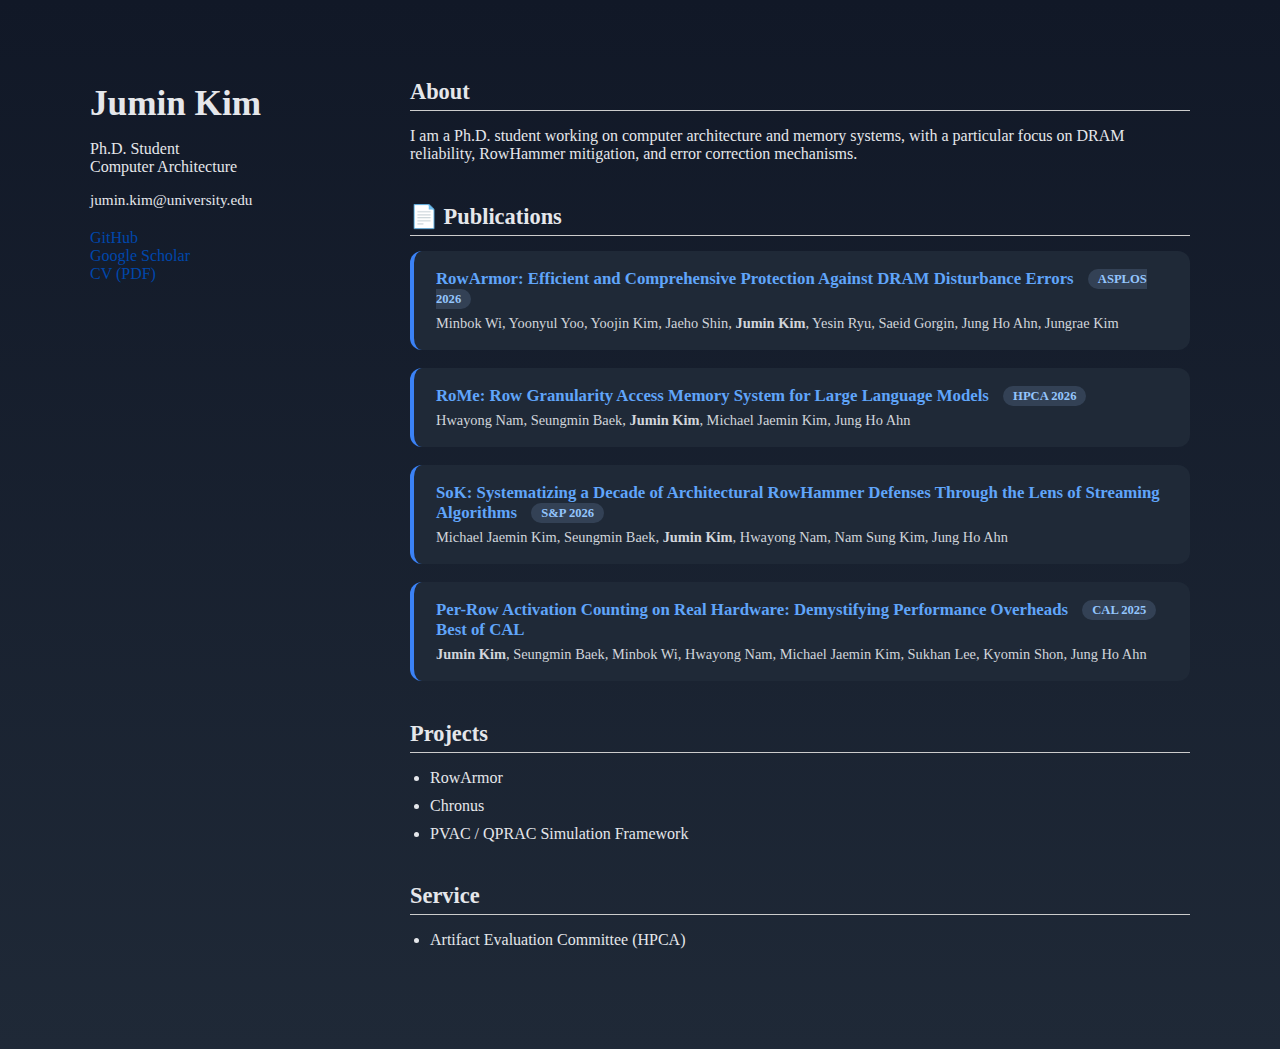
<file: index.html>
<!DOCTYPE html>
<html lang="en">
<head>
  <meta charset="UTF-8">
  <title>Jumin Kim</title>
  <link rel="stylesheet" href="style.css">
</head>

<body>
<div class="container">

  <!-- LEFT COLUMN -->
  <div class="sidebar">
    <h1>Jumin Kim</h1>
    <p class="affiliation">
      Ph.D. Student<br>
      Computer Architecture
    </p>

    <p class="contact">
      jumin.kim@university.edu
    </p>

    <div class="links">
      <a href="https://github.com/z00minn">GitHub</a><br>
      <a href="#">Google Scholar</a><br>
      <a href="#">CV (PDF)</a>
    </div>
  </div>

  <!-- RIGHT COLUMN -->
  <div class="content">

    <section>
      <h2>About</h2>
      <p>
        I am a Ph.D. student working on computer architecture and memory systems,
        with a particular focus on DRAM reliability, RowHammer mitigation,
        and error correction mechanisms.
      </p>
    </section>

    <section>
    <h2>📄 Publications</h2>

    <div class="pub-card">
        <div class="pub-title">
        RowArmor: Efficient and Comprehensive Protection Against DRAM Disturbance Errors
        <span class="pub-venue">ASPLOS 2026</span>
        </div>
        <div class="pub-authors">
        Minbok Wi, Yoonyul Yoo, Yoojin Kim, Jaeho Shin, <b>Jumin Kim</b>, Yesin Ryu, Saeid Gorgin, Jung Ho Ahn, Jungrae Kim
        </div>
    </div>

    <div class="pub-card">
        <div class="pub-title">
        RoMe: Row Granularity Access Memory System for Large Language Models
        <span class="pub-venue">HPCA 2026</span>
        </div>
        <div class="pub-authors">
        Hwayong Nam, Seungmin Baek, <b>Jumin Kim</b>, Michael Jaemin Kim, Jung Ho Ahn
        </div>
    </div>

    <div class="pub-card">
        <div class="pub-title">
        SoK: Systematizing a Decade of Architectural RowHammer Defenses Through the Lens of Streaming Algorithms
        <span class="pub-venue">S&P 2026</span>
        </div>
        <div class="pub-authors">
        Michael Jaemin Kim, Seungmin Baek, <b>Jumin Kim</b>, Hwayong Nam, Nam Sung Kim, Jung Ho Ahn
        </div>
    </div>

    <div class="pub-card">
        <div class="pub-title">
        Per-Row Activation Counting on Real Hardware: Demystifying Performance Overheads
        <span class="pub-venue">CAL 2025</span>
        <span class="pub-award">Best of CAL</span>
        </div>
        <div class="pub-authors">
         <b>Jumin Kim</b>, Seungmin Baek, Minbok Wi, Hwayong Nam, Michael Jaemin Kim, Sukhan Lee, Kyomin Shon, Jung Ho Ahn
        </div>
    </div>

    </section>


    <section>
      <h2>Projects</h2>
      <ul>
        <li>RowArmor</li>
        <li>Chronus</li>
        <li>PVAC / QPRAC Simulation Framework</li>
      </ul>
    </section>

    <section>
      <h2>Service</h2>
      <ul>
        <li>Artifact Evaluation Committee (HPCA)</li>
      </ul>
    </section>

  </div>
</div>
</body>
</html>
</file>
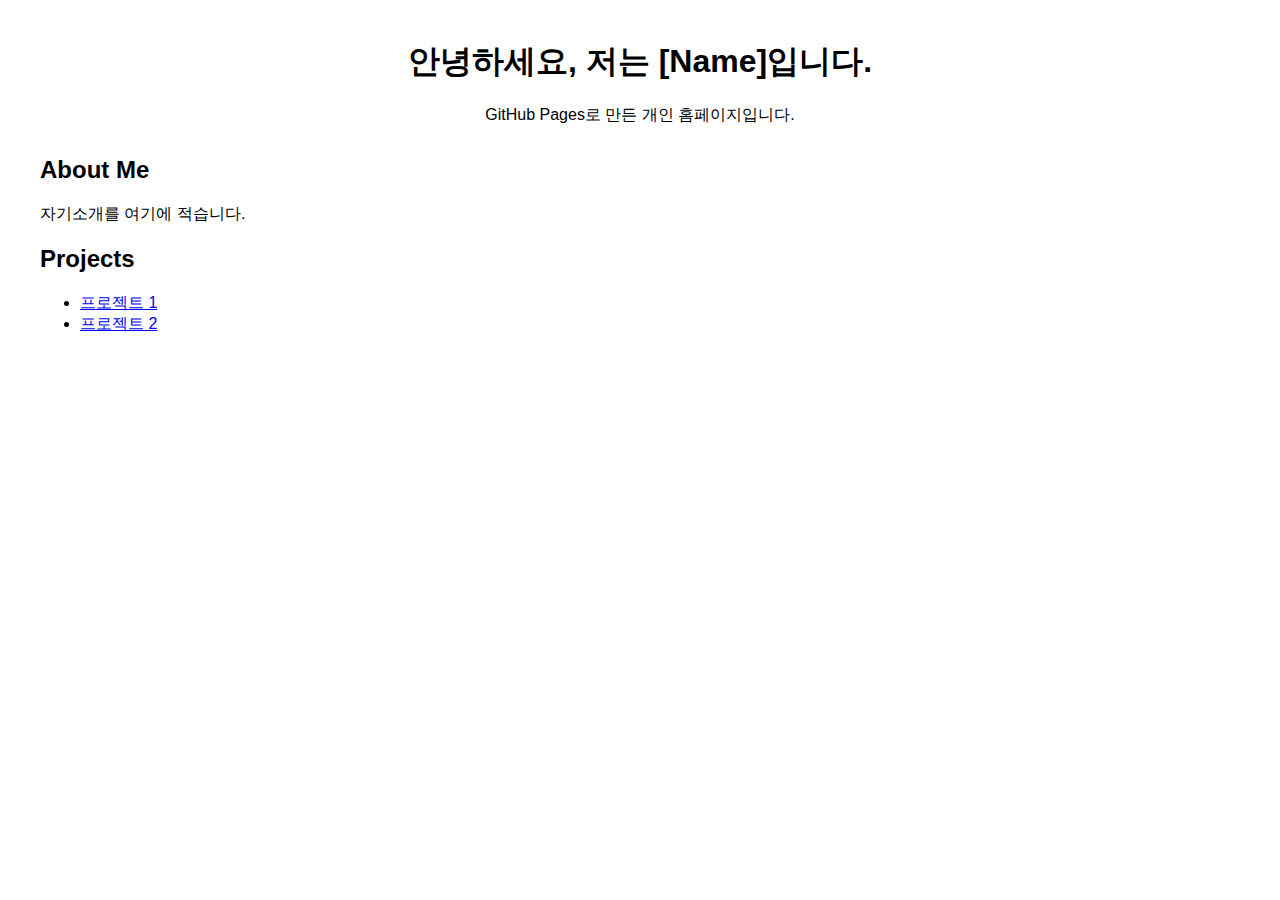
<file: index_old.html>
<!DOCTYPE html>
<html lang="ko">
<head>
  <meta charset="UTF-8">
  <title>나의 홈페이지</title>
  <style>
    body { font-family: Arial, sans-serif; margin: 40px; }
    header { text-align: center; margin-bottom: 30px; }
    h1 { font-size: 2em; }
    section { margin-top: 20px; }
  </style>
</head>
<body>
  <header>
    <h1>안녕하세요, 저는 [Name]입니다.</h1>
    <p>GitHub Pages로 만든 개인 홈페이지입니다.</p>
  </header>

  <section>
    <h2>About Me</h2>
    <p>자기소개를 여기에 적습니다.</p>
  </section>

  <section>
    <h2>Projects</h2>
    <ul>
      <li><a href="https://github.com/yourname/project1">프로젝트 1</a></li>
      <li><a href="https://github.com/yourname/project2">프로젝트 2</a></li>
    </ul>
  </section>
</body>
</html>
</file>
<file: style.css>
body {
  margin: 0;
  padding: 0;
  font-family: "Times New Roman", Georgia, serif;
  background: linear-gradient(180deg, #111827, #1f2937);
  color: #e5e7eb;
}

.container {
  display: flex;
  max-width: 1100px;
  margin: 60px auto;
  padding: 0 20px;
}

/* LEFT COLUMN */
.sidebar {
  width: 280px;
  padding-right: 40px;
}

.sidebar h1 {
  font-size: 2.2em;
  margin-bottom: 10px;
}

.affiliation {
  font-size: 1em;
  margin-bottom: 15px;
}

.contact {
  font-size: 0.95em;
  margin-bottom: 20px;
}

.links a {
  color: #0047ab;
  text-decoration: none;
}

.links a:hover {
  text-decoration: underline;
}

/* RIGHT COLUMN */
.content {
  flex: 1;
}

section {
  margin-bottom: 40px;
}

h2 {
  font-size: 1.4em;
  border-bottom: 1px solid #ccc;
  padding-bottom: 5px;
  margin-bottom: 15px;
}

ul {
  padding-left: 20px;
}

li {
  margin-bottom: 10px;
}

/* Publications Cards */

.pub-card {
  background: #1f2937;              /* dark slate */
  border-radius: 12px;
  padding: 18px 22px;
  margin-bottom: 18px;
  border-left: 4px solid #3b82f6;   /* blue accent */
}

.pub-title {
  font-size: 1.05em;
  font-weight: 600;
  color: #60a5fa;                   /* blue title */
  margin-bottom: 6px;
}

.pub-venue {
  background: #334155;
  color: #93c5fd;
  font-size: 0.75em;
  font-weight: 600;
  padding: 3px 10px;
  border-radius: 999px;
  margin-left: 10px;
  vertical-align: middle;
}

.pub-authors {
  font-size: 0.9em;
  color: #d1d5db;                   /* light gray */
}
</file>
